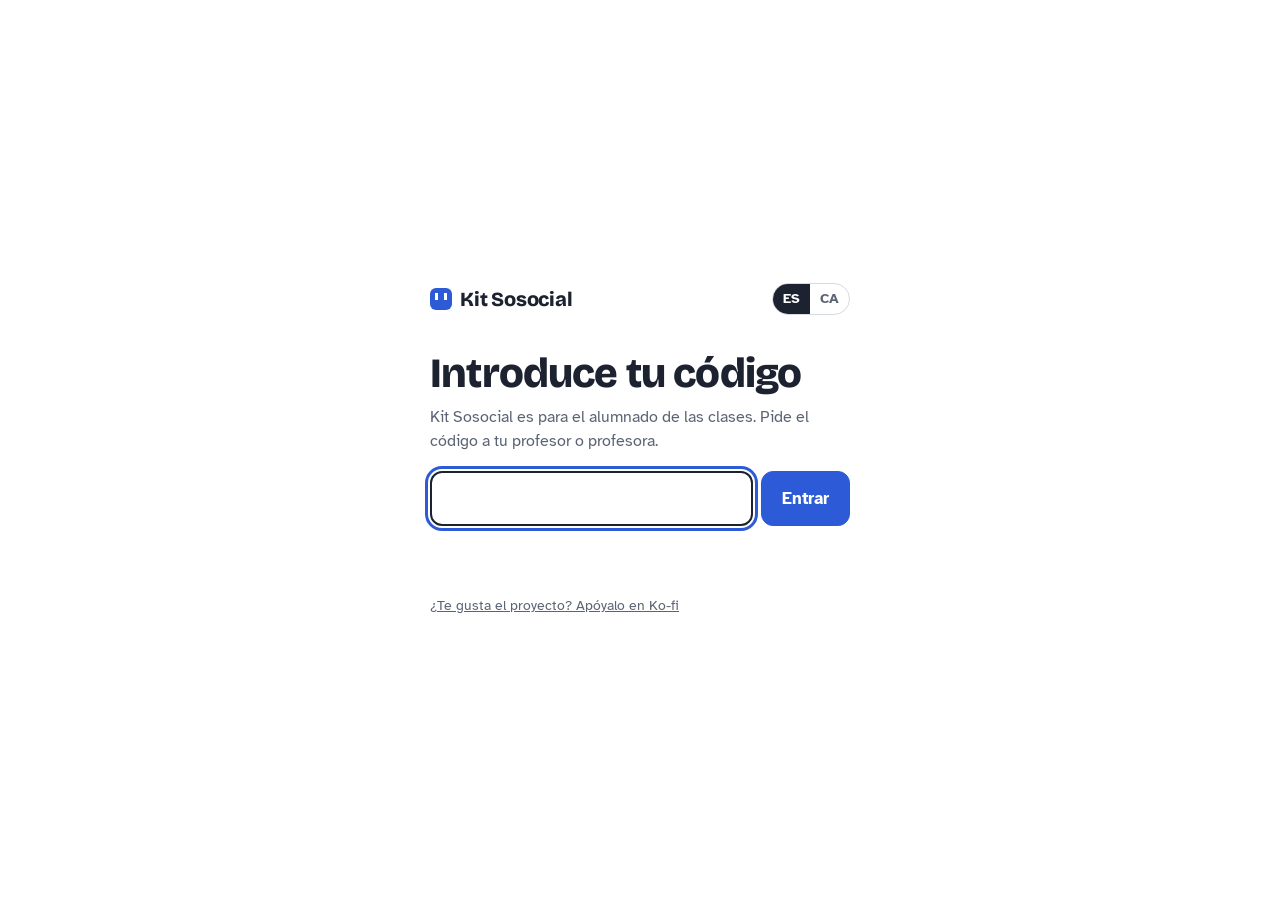
<file: index.html>
<!DOCTYPE html>
<html lang="es">
<head>
<meta charset="UTF-8">
<meta name="viewport" content="width=device-width, initial-scale=1, viewport-fit=cover">
<title>Kit Sosocial</title>
<meta name="description" content="Herramientas para las clases de música: piano, guitarra, bajo, metrónomo y diccionario de notas.">
<meta name="theme-color" content="#1C2230">
<link rel="manifest" href="manifest.webmanifest">
<link rel="icon" href="iconos/icono-192.png" type="image/png">
<link rel="apple-touch-icon" href="iconos/icono-180.png">
<meta name="apple-mobile-web-app-capable" content="yes">
<meta name="apple-mobile-web-app-title" content="Kit Sosocial">
<link rel="preconnect" href="https://fonts.googleapis.com">
<link rel="preconnect" href="https://fonts.gstatic.com" crossorigin>
<link href="https://fonts.googleapis.com/css2?family=Atkinson+Hyperlegible:wght@400;700&family=Bricolage+Grotesque:opsz,wght@12..96,600;12..96,800&display=swap" rel="stylesheet">
<link rel="stylesheet" href="css/estilos.css">
</head>
<body data-view="piano">

<div class="lock" id="lock" hidden>
  <div class="lockbox">
    <div class="lockhead">
      <span class="brand"><span class="logo" aria-hidden="true"></span>Kit Sosocial</span>
      <div class="lang" role="group" aria-label="Idioma">
        <button type="button" data-lang="es">ES</button><button type="button" data-lang="ca">CA</button>
      </div>
    </div>
    <h1 data-i18n="lock_title">Introduce tu código</h1>
    <p data-i18n="lock_desc">Kit Sosocial es para el alumnado de las clases. Pide el código a tu profesor o profesora.</p>
    <form id="lockForm" autocomplete="off">
      <input id="lockInput" type="text" inputmode="text" autocapitalize="characters" autocorrect="off" spellcheck="false" data-i18n-aria="lock_title" aria-describedby="lockMsg">
      <button type="submit" class="primary" data-i18n="lock_btn">Entrar</button>
    </form>
    <p class="lockmsg" id="lockMsg" role="alert"></p>
    <a class="locksupport" id="lockSupport" href="https://ko-fi.com/sosocial" target="_blank" rel="noopener" data-i18n="lock_support">¿Te gusta el proyecto? Apóyalo en Ko-fi</a>
  </div>
</div>

<header class="top">
  <div class="bar1 wrap">
    <a class="brand" href="#piano"><span class="logo" aria-hidden="true"></span>Kit Sosocial</a>
    <div class="mini" role="group" aria-label="Metrónomo">
      <button type="button" id="miniPlay" class="mini-play" data-i18n-aria="metro_play">▶</button>
      <button type="button" id="miniMinus" class="mini-step" data-i18n-aria="bpm_down">−</button>
      <span class="mini-bpm"><b id="miniBpm">80</b> BPM</span>
      <button type="button" id="miniPlus" class="mini-step" data-i18n-aria="bpm_up">+</button>
      <span id="miniDot" class="mini-dot" aria-hidden="true"></span>
    </div>
    <div class="lang" role="group" aria-label="Idioma / Idioma">
      <button type="button" data-lang="es">ES</button><button type="button" data-lang="ca">CA</button>
    </div>
  </div>
  <nav class="tabs" aria-label="Secciones">
    <div class="wrap">
      <a href="#diccionario" data-i18n="tab_diccionario">Diccionario</a>
      <a href="#piano" data-i18n="tab_piano">Piano</a>
      <a href="#guitarra" data-i18n="tab_guitarra">Guitarra</a>
      <a href="#bajo" data-i18n="tab_bajo">Bajo</a>
      <a href="#bateria" data-i18n="tab_bateria">Batería</a>
      <a href="#metronomo" data-i18n="tab_metronomo">Metrónomo</a>
    </div>
  </nav>
</header>

<div class="progbar" id="progBar">
  <div class="wrap">
    <div class="plabel" data-i18n="progresion">Progresión</div>
    <div class="slots" id="slots"></div>
    <div class="ptools">
      <select id="presets" aria-label="Ejemplos"></select>
      <label class="ck"><span data-i18n="note_names">Notas</span> <select id="noteNames"></select></label>
      <button type="button" id="share" data-i18n="share">Compartir</button>
      <span id="shareMsg" class="sharemsg" role="status"></span>
    </div>
  </div>
</div>

<main id="view" class="wrap view"></main>

<footer class="wrap foot">
  <div class="support" id="support" hidden>
    <p data-i18n="support_text">Kit Sosocial es gratuito. Si te resulta útil, puedes apoyar el proyecto.</p>
    <a class="kofi" id="supportLink" href="#" target="_blank" rel="noopener"><span aria-hidden="true">☕</span> <span data-i18n="support_btn">Apoyar en Ko-fi</span></a>
  </div>
  <p><span data-i18n="footer">Kit Sosocial</span> · <button type="button" class="linkbtn" id="logout" data-i18n="logout">Cambiar de código</button></p>
</footer>

<script src="js/nucleo/config.js"></script>
<script src="js/nucleo/sha256.js"></script>
<script src="js/nucleo/estado.js"></script>
<script src="js/nucleo/idioma.js"></script>
<script src="js/nucleo/acordes.js"></script>
<script src="js/nucleo/audio.js"></script>
<script src="js/metronomo.js"></script>
<script src="js/piano.js"></script>
<script src="js/guitarra.js"></script>
<script src="js/bajo.js"></script>
<script src="js/bateria.js"></script>
<script src="js/diccionario.js"></script>
<script src="js/app.js"></script>
</body>
</html>
</file>
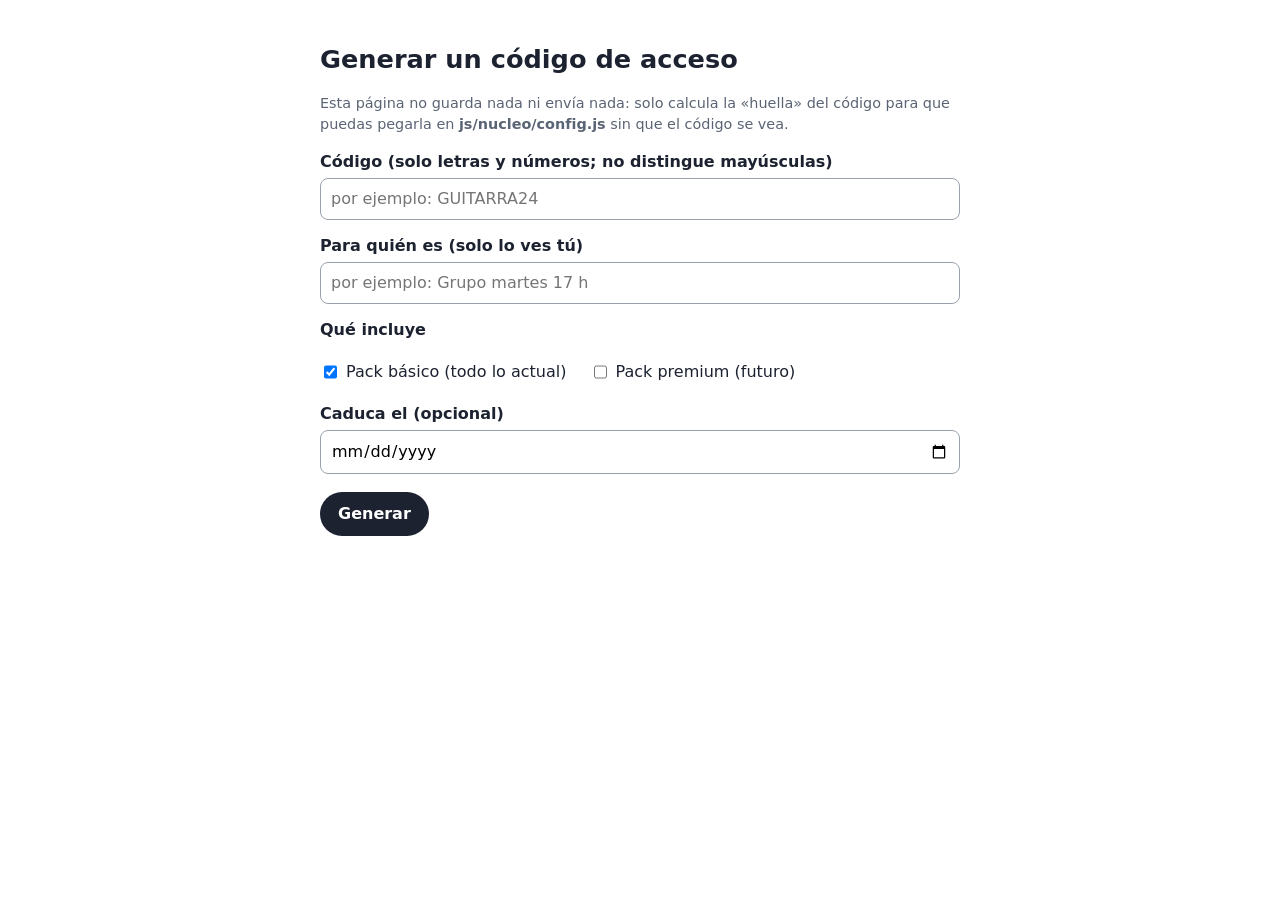
<file: herramientas/generar-codigo.html>
<!DOCTYPE html>
<html lang="es">
<head>
<meta charset="UTF-8">
<meta name="viewport" content="width=device-width, initial-scale=1">
<meta name="robots" content="noindex">
<title>Kit Sosocial · Generar código</title>
<style>
  body { font: 16px/1.5 system-ui, Arial, sans-serif; max-width: 640px; margin: 40px auto; padding: 0 18px; color: #1C2230; }
  h1 { font-size: 1.6rem; margin-bottom: .2rem; }
  label { display: block; margin: 14px 0 4px; font-weight: 700; }
  input[type=text], input[type=date] { font: inherit; padding: 8px 10px; border: 1.5px solid #9AA1AC; border-radius: 8px; width: 100%; box-sizing: border-box; }
  .packs label { display: inline-flex; gap: 6px; font-weight: 400; margin-right: 18px; }
  button { font: inherit; font-weight: 700; margin-top: 18px; padding: 10px 18px; border: 0; border-radius: 999px; background: #1C2230; color: #fff; cursor: pointer; }
  pre { background: #F3F5F8; padding: 14px; border-radius: 10px; white-space: pre-wrap; word-break: break-all; }
  .hint { color: #5B6474; font-size: .9rem; }
</style>
</head>
<body>
<h1>Generar un código de acceso</h1>
<p class="hint">Esta página no guarda nada ni envía nada: solo calcula la «huella» del código para que puedas pegarla en <b>js/nucleo/config.js</b> sin que el código se vea.</p>

<label for="code">Código (solo letras y números; no distingue mayúsculas)</label>
<input type="text" id="code" placeholder="por ejemplo: GUITARRA24">
<label for="name">Para quién es (solo lo ves tú)</label>
<input type="text" id="name" placeholder="por ejemplo: Grupo martes 17 h">
<label>Qué incluye</label>
<div class="packs">
  <label><input type="checkbox" value="basico" checked> Pack básico (todo lo actual)</label>
  <label><input type="checkbox" value="premium"> Pack premium (futuro)</label>
</div>
<label for="until">Caduca el (opcional)</label>
<input type="date" id="until">
<button type="button" id="go">Generar</button>

<div id="out" hidden>
  <p><b>1.</b> Copia esta línea y pégala dentro de <code>codigos: [ … ]</code> en <b>js/nucleo/config.js</b>:</p>
  <pre id="line"></pre>
  <button type="button" id="copy">Copiar</button>
  <p><b>2.</b> Sube el número de versión en <b>sw.js</b> y guarda los cambios en GitHub.</p>
  <p><b>3.</b> Da a tus alumnos el código: <b id="plain"></b></p>
</div>

<script src="../js/nucleo/sha256.js"></script>
<script>
  const $ = id => document.getElementById(id);
  $('go').onclick = () => {
    const code = KS.normCode($('code').value);
    if (code.length < 4) { alert('El código debe tener al menos 4 letras o números.'); return; }
    const packs = [...document.querySelectorAll('.packs input:checked')].map(i => "'" + i.value + "'");
    const name = ($('name').value || 'Sin nombre').replace(/'/g, '’');
    $('line').textContent = `{ nombre: '${name}', huella: '${KS.codeHash(code)}', packs: [${packs.join(', ')}], hasta: '${$('until').value || ''}' },`;
    $('plain').textContent = code;
    $('out').hidden = false;
  };
  $('copy').onclick = () => navigator.clipboard.writeText($('line').textContent).then(() => { $('copy').textContent = 'Copiado'; });
</script>
</body>
</html>
</file>
<file: css/estilos.css>
/* Kit Sosocial — estilos */
:root {
  --bg: #FFFFFF; --ink: #1C2230; --muted: #5B6474; --line: #D6DAE1; --soft: #F3F5F8; --card: #FFFFFF;
  --piano: #2D5BD7; --piano-soft: #E7EDFC; --bateria: #D9480F; --bateria-soft: #FDEBE2;
  --guitarra: #7A3FD1; --bajo: #0F7B78; --metronomo: #B0205E; --diccionario: #1C2230;
  --amber: #E09B00; --amber-ink: #8A5A00; --amber-soft: #FFF3D6;
  --teal: #0F7B78; --err: #B42318;
  --wk: #FFFFFF; --wk-line: #9AA1AC; --bk: #1C2230;
  --acc: var(--piano); --acc-soft: var(--piano-soft);
  box-sizing: border-box;
  padding-top: env(safe-area-inset-top, 0px);
  padding-bottom: env(safe-area-inset-bottom, 0px);
}
@media (prefers-color-scheme: dark) {
  :root:not([data-theme="light"]) {
    --bg: #12151C; --ink: #EEF1F6; --muted: #A3ABB9; --line: #2E3440; --soft: #1B2029; --card: #171B23;
    --piano: #7E9BFF; --piano-soft: #1E2A4A; --bateria: #FF8A5B; --bateria-soft: #3A2117; --guitarra: #B48CFF; --bajo: #3CC2BD; --metronomo: #FF6FA8; --diccionario: #EEF1F6;
    --amber: #F2B53A; --amber-ink: #F7CD74; --amber-soft: #3A2E12; --teal: #3CC2BD; --err: #FF8A80;
    --wk: #E9ECF1; --wk-line: #5E6675; --bk: #0B0D12;
  }
}
:root[data-theme="dark"] {
  --bg: #12151C; --ink: #EEF1F6; --muted: #A3ABB9; --line: #2E3440; --soft: #1B2029; --card: #171B23;
  --piano: #7E9BFF; --piano-soft: #1E2A4A; --bateria: #FF8A5B; --bateria-soft: #3A2117; --guitarra: #B48CFF; --bajo: #3CC2BD; --metronomo: #FF6FA8; --diccionario: #EEF1F6;
  --amber: #F2B53A; --amber-ink: #F7CD74; --amber-soft: #3A2E12; --teal: #3CC2BD; --err: #FF8A80;
  --wk: #E9ECF1; --wk-line: #5E6675; --bk: #0B0D12;
}
body[data-view="piano"] { --acc: var(--piano); }
body[data-view="guitarra"] { --acc: var(--guitarra); }
body[data-view="bajo"] { --acc: var(--bajo); }
body[data-view="metronomo"] { --acc: var(--metronomo); }
body[data-view="bateria"] { --acc: var(--bateria); --acc-soft: var(--bateria-soft); }
body[data-view="diccionario"] { --acc: var(--diccionario); }

html { scroll-padding-top: calc(env(safe-area-inset-top, 0px) + 110px); }
* { box-sizing: border-box; }
body { margin: 0; background: var(--bg); color: var(--ink); font: 16px/1.5 "Atkinson Hyperlegible", Verdana, Arial, sans-serif; }
h1, h2 { font-family: "Bricolage Grotesque", "Arial Black", Arial, sans-serif; line-height: 1.1; margin: 0; }
h1 { font-size: clamp(1.8rem, 5vw, 2.6rem); font-weight: 800; letter-spacing: -.02em; color: var(--acc); }
h2 { font-size: 1.4rem; font-weight: 800; margin-bottom: .3rem; }
p { margin: .3rem 0 .8rem; max-width: 70ch; }
.wrap { max-width: 1060px; margin: 0 auto; padding: 0 16px; }
.sub { color: var(--muted); font-size: .95rem; }
.warn { color: var(--err); font-weight: 700; }
[hidden] { display: none !important; }

button { font: inherit; color: var(--ink); background: var(--card); border: 1.5px solid var(--line); border-radius: 999px; padding: 6px 14px; cursor: pointer; }
button:hover { border-color: var(--muted); }
button.on { background: var(--ink); color: var(--bg); border-color: var(--ink); }
button.primary { background: var(--acc); border-color: var(--acc); color: #fff; font-weight: 700; }
button.primary.on { background: var(--ink); border-color: var(--ink); color: var(--bg); }
:root[data-theme="dark"] button.primary { color: #0B0D12; }
@media (prefers-color-scheme: dark) { :root:not([data-theme="light"]) button.primary { color: #0B0D12; } }
button:focus-visible, input:focus-visible, select:focus-visible, a:focus-visible { outline: 3px solid var(--acc); outline-offset: 2px; }
select, input[type=number] { font: inherit; color: var(--ink); background: var(--card); border: 1.5px solid var(--line); border-radius: 8px; padding: 5px 8px; }
input[type=number] { width: 4.5em; }
input[type=range] { accent-color: var(--acc); }
input[type=checkbox] { accent-color: var(--acc); width: 18px; height: 18px; }
label.ck { display: inline-flex; align-items: center; gap: 6px; cursor: pointer; }

/* ---------- Cabecera ---------- */
.top { position: sticky; top: 0; z-index: 10; background: var(--bg); border-bottom: 1px solid var(--line); padding-top: env(safe-area-inset-top, 0px); }
.bar1 { display: flex; align-items: center; gap: 12px; padding-top: 10px; padding-bottom: 8px; }
.brand { display: flex; align-items: center; gap: 8px; color: var(--ink); text-decoration: none; font: 800 1.25rem/1 "Bricolage Grotesque", Arial, sans-serif; letter-spacing: -.01em; margin-right: auto; white-space: nowrap; }
.logo { width: 22px; height: 22px; border-radius: 6px; background: var(--acc); position: relative; }
.logo::after { content: ""; position: absolute; left: 5px; right: 5px; top: 5px; height: 7px; border-left: 3px solid var(--bg); border-right: 3px solid var(--bg); }
.mini { display: flex; align-items: center; gap: 4px; border: 1.5px solid var(--line); border-radius: 999px; padding: 3px 8px 3px 3px; }
.mini button { border: 0; padding: 0; width: 30px; height: 30px; border-radius: 50%; display: inline-flex; align-items: center; justify-content: center; }
.mini .mini-play { background: var(--metronomo); color: #fff; font-size: .8rem; }
.mini .mini-play.on { background: var(--ink); color: var(--bg); }
.mini .mini-step { background: transparent; font-size: 1.2rem; color: var(--muted); }
.mini-bpm { font-size: .85rem; color: var(--muted); white-space: nowrap; min-width: 4.3em; text-align: center; }
.mini-bpm b { color: var(--ink); font-size: 1rem; }
.mini-dot { width: 10px; height: 10px; border-radius: 50%; background: var(--line); transition: background .05s; }
.mini-dot.beat { background: var(--metronomo); }
.mini-dot.accent { background: var(--amber); }
.mini-dot.count { background: var(--muted); }
.lang { display: flex; border: 1.5px solid var(--line); border-radius: 999px; overflow: hidden; }
.lang button { border: 0; border-radius: 0; padding: 5px 10px; font-size: .85rem; font-weight: 700; background: transparent; color: var(--muted); }
.lang button[aria-pressed="true"] { background: var(--ink); color: var(--bg); }
.tabs .wrap { display: flex; gap: 4px; overflow-x: auto; scrollbar-width: none; }
.tabs .wrap::-webkit-scrollbar { display: none; }
.tabs a { color: var(--muted); text-decoration: none; font-weight: 700; padding: 8px 12px 10px; border-bottom: 3px solid transparent; white-space: nowrap; }
.tabs a:hover { color: var(--ink); }
.tabs a[aria-current="page"] { color: var(--ink); border-bottom-color: var(--acc); }

/* ---------- Barra de progresión ---------- */
.progbar { background: var(--soft); border-bottom: 1px solid var(--line); padding: 12px 0 10px; }
.plabel { font-size: .85rem; color: var(--muted); font-weight: 700; margin-bottom: 6px; }
.slots { display: flex; flex-wrap: wrap; gap: 8px; align-items: flex-start; }
.slot { display: flex; flex-direction: column; gap: 3px; width: 128px; }
.slot .box { display: flex; align-items: center; border: 2px solid var(--ink); border-radius: 10px; background: var(--card); overflow: hidden; }
.slot input { width: 100%; min-width: 0; border: 0; background: transparent; color: var(--ink); font: 800 1.3rem/1 "Bricolage Grotesque", Arial, sans-serif; padding: 9px 4px 9px 10px; }
.slot input:focus-visible { outline: none; }
.slot .box:focus-within { outline: 3px solid var(--acc); outline-offset: 1px; }
.slot .x { border: 0; border-radius: 0; padding: 4px 9px; color: var(--muted); background: transparent; font-size: 1.1rem; }
.slot .nm { font-size: .78rem; color: var(--muted); line-height: 1.25; min-height: 1.25em; }
.slot.bad .box { border-color: var(--err); }
.slot.bad .nm { color: var(--err); }
.add { height: 46px; border-radius: 10px; border-style: dashed; }
.ptools { display: flex; flex-wrap: wrap; gap: 8px 14px; align-items: center; margin-top: 8px; font-size: .9rem; }
.sharemsg { color: var(--muted); font-size: .85rem; }

/* ---------- Vistas ---------- */
.view { padding-top: 22px; padding-bottom: 20px; min-height: 60vh; }
.view section { padding: 22px 0; border-top: 1px solid var(--line); }
.vhead { margin-bottom: 14px; }
.vhead p { color: var(--muted); }
.row { display: flex; flex-wrap: wrap; gap: 10px 18px; align-items: center; margin: 12px 0; font-size: .95rem; }
.legend { display: flex; flex-wrap: wrap; gap: 16px; font-size: .9rem; color: var(--muted); margin: 6px 0 18px; }
.sw { display: inline-block; width: 14px; height: 14px; border-radius: 4px; vertical-align: -2px; margin-right: 6px; }
.badge { display: inline-block; font-size: .8rem; font-weight: 700; background: var(--acc-soft); color: var(--acc); border-radius: 999px; padding: 2px 10px; margin-left: 8px; }
body[data-view="piano"] .badge { background: var(--piano-soft); }
.soon { border: 2px dashed var(--line); border-radius: 14px; padding: 22px; }
.soon .badge { margin: 0 0 8px; background: var(--soft); color: var(--acc); }
.soon p { font-size: 1.05rem; }

.levels { display: grid; grid-template-columns: repeat(auto-fit, minmax(190px, 1fr)); gap: 10px; }
.levels .lvl { border-radius: 12px; text-align: left; padding: 10px 14px; display: flex; flex-direction: column; gap: 1px; }
.levels .lvl b { font-size: .8rem; color: var(--muted); }
.levels .lvl span { font-weight: 700; }
.levels .lvl small { color: var(--muted); font-size: .8rem; }
.levels .lvl.on { background: var(--card); color: var(--ink); border: 2.5px solid var(--acc); }
.levels .lvl.on b { color: var(--acc); }

.chain { display: flex; flex-wrap: wrap; align-items: center; gap: 6px; margin-top: 10px; }
.chain .ch { font: 800 1.2rem/1 "Bricolage Grotesque", Arial, sans-serif; padding: 8px 12px; border: 2px solid var(--ink); border-radius: 10px; }
.chain .link { display: flex; flex-direction: column; align-items: center; gap: 3px; font-size: .85rem; min-width: 64px; text-align: center; }
.chain .cm { display: flex; gap: 3px; flex-wrap: wrap; justify-content: center; }
.chain .link b { color: var(--amber-ink); background: var(--amber-soft); border-radius: 6px; padding: 1px 7px; }
.chain .link i { font-style: normal; color: var(--muted); }
.chain .arrow { color: var(--muted); font-size: 1.1rem; line-height: 1; }

.path { border: 1.5px solid var(--line); border-radius: 14px; padding: 14px; margin: 14px 0; background: var(--card); }
.path.best { border-color: var(--acc); border-width: 2.5px; }
.phead { display: flex; flex-wrap: wrap; gap: 10px; align-items: center; justify-content: space-between; margin-bottom: 10px; }
.ptitle { font-weight: 700; font-size: 1.05rem; }
.pmeta { display: flex; gap: 12px; align-items: center; flex-wrap: wrap; }
.meter { display: flex; align-items: center; gap: 8px; font-size: .9rem; color: var(--muted); }
.meter .bar { width: 90px; height: 8px; border-radius: 4px; background: var(--soft); overflow: hidden; }
.meter .bar span { display: block; height: 100%; background: var(--acc); }
.steps { display: grid; grid-template-columns: repeat(auto-fit, minmax(150px, 1fr)); gap: 12px; }
.step { border-radius: 10px; padding: 8px; border: 1.5px solid transparent; transition: background .15s, border-color .15s; }
.step.playing { background: var(--acc-soft); border-color: var(--acc); }
body[data-view="piano"] .step.playing { background: var(--piano-soft); }
.step .sh { display: flex; justify-content: space-between; align-items: baseline; gap: 6px; margin-bottom: 4px; }
.step .sh b { font: 800 1.2rem/1 "Bricolage Grotesque", Arial, sans-serif; }
.step .sh span { font-size: .78rem; color: var(--muted); text-align: right; line-height: 1.3; }
.kbbtn { display: block; width: 100%; padding: 0; border: 0; border-radius: 6px; background: transparent; }
.kbbtn:hover { outline: 2px solid var(--line); }
.kb { display: block; width: 100%; height: auto; }
.notes { font-size: .9rem; margin-top: 4px; }
.notes .c { color: var(--amber-ink); font-weight: 700; }
.mv { font-size: .85rem; margin-top: 6px; line-height: 1.45; color: var(--muted); }
.mv .held { color: var(--amber-ink); font-weight: 700; }
.mv .dist { opacity: .75; }
.invbtns { display: flex; gap: 4px; flex-wrap: wrap; margin-top: 6px; }
.invbtns button { padding: 2px 9px; font-size: .8rem; }
.inv-grid { display: grid; grid-template-columns: 110px repeat(auto-fit, minmax(140px, 1fr)); gap: 10px; align-items: center; margin: 12px 0; }
.inv-grid .cn b { display: block; font: 800 1.3rem/1 "Bricolage Grotesque", Arial, sans-serif; }
.inv-grid .cn span { font-size: .8rem; color: var(--muted); }
.inv-grid .lbl { font-size: .8rem; color: var(--muted); margin-bottom: 2px; }

.k-w { fill: var(--wk); stroke: var(--wk-line); stroke-width: .7; }
.k-b { fill: var(--bk); }
.k-on { fill: var(--piano); }
.k-c { fill: var(--amber); }
.k-bass { fill: var(--teal); }
.k-w.k-on, .k-w.k-c, .k-w.k-bass { stroke: var(--wk-line); }
.k-lbl { fill: var(--wk-line); font-size: 7px; font-family: Arial, sans-serif; }

/* ---------- Metrónomo ---------- */
.metro { max-width: 640px; }
.mdisplay { border: 2px solid var(--line); border-radius: 18px; padding: 18px; text-align: center; transition: border-color .06s, background .06s; }
.mdisplay.accent { border-color: var(--metronomo); background: var(--soft); }
.mdisplay.count { border-color: var(--muted); }
.mbeat { font: 800 clamp(5rem, 22vw, 9rem)/1 "Bricolage Grotesque", Arial, sans-serif; color: var(--metronomo); }
.mdisplay.count .mbeat { color: var(--muted); }
.mdots { display: flex; justify-content: center; flex-wrap: wrap; gap: 10px; margin: 12px 0 4px; }
.dot { width: 18px; height: 18px; border-radius: 50%; border: 2px solid var(--line); }
.dot.first { border-color: var(--metronomo); }
.dot.now { background: var(--metronomo); border-color: var(--metronomo); }
.mstatus { min-height: 1.5em; color: var(--muted); font-size: .95rem; }
.mbpm { display: flex; align-items: center; justify-content: center; gap: 8px; margin: 18px 0 8px; }
.mbpm button { width: 52px; height: 44px; padding: 0; }
.mval { display: flex; flex-direction: column; align-items: center; min-width: 120px; }
.mval b { font: 800 3rem/1 "Bricolage Grotesque", Arial, sans-serif; }
.mval span { font-size: .8rem; color: var(--muted); }
.mval em { font-style: normal; color: var(--metronomo); font-weight: 700; }
#mRange { width: 100%; margin: 6px 0 16px; }
.mmain { display: flex; gap: 10px; flex-wrap: wrap; }
.mmain .big { flex: 1 1 200px; padding: 14px; font-size: 1.1rem; border-radius: 14px; }
.mopts { display: grid; grid-template-columns: repeat(auto-fit, minmax(240px, 1fr)); gap: 14px 18px; margin: 20px 0 8px; align-items: end; }
.field { display: flex; flex-direction: column; gap: 6px; font-size: .9rem; color: var(--muted); }
.seg { display: flex; flex-wrap: wrap; gap: 4px; }
.seg button { padding: 4px 11px; font-size: .88rem; }
.trainer { border: 1.5px solid var(--line); border-radius: 14px; padding: 12px 16px; margin-top: 16px; }
.trainer legend { padding: 0 6px; font-weight: 700; }
.trrow { display: flex; flex-wrap: wrap; gap: 10px 18px; align-items: center; font-size: .95rem; }

/* ---------- Bajo ---------- */
body[data-view="bajo"] { --acc-soft: var(--bajo-soft); }
:root { --bajo-soft: #E0F2F1; }
@media (prefers-color-scheme: dark) { :root:not([data-theme="light"]) { --bajo-soft: #123634; } }
:root[data-theme="dark"] { --bajo-soft: #123634; }
.pos { display: inline-block; font: 700 .78em/1.4 Consolas, "Courier New", monospace; letter-spacing: .02em; background: var(--soft); border: 1px solid var(--line); color: var(--ink); border-radius: 5px; padding: 0 5px; }
.poslegend { font-size: .95rem; }
.bsteps { grid-template-columns: repeat(auto-fit, minmax(250px, 1fr)); }
.fb { display: block; width: 100%; height: auto; }
.fb-str { stroke: var(--wk-line); }
.fb-fret { stroke: var(--line); stroke-width: 1.2; }
.fb-nut { fill: var(--ink); }
.fb-lbl, .fb-num { fill: var(--muted); font: 7px Arial, sans-serif; }
.fb-alt { fill: var(--bg); stroke: var(--bajo); stroke-width: 1.4; stroke-dasharray: 2 1.5; cursor: pointer; }
.fb-root circle { fill: var(--bajo); }
.fb-root text { fill: #fff; }
.fb-tone circle { fill: var(--bajo-soft); stroke: var(--bajo); stroke-width: 1.4; }
.fb-tone text { fill: var(--ink); }
.fb-app circle { fill: var(--bg); stroke: var(--muted); stroke-width: 1.4; stroke-dasharray: 2 1.5; }
.fb-app text { fill: var(--muted); }
.fb text { font: 700 7.5px Arial, sans-serif; pointer-events: none; }
:root[data-theme="dark"] .fb-root text { fill: #0B0D12; }
@media (prefers-color-scheme: dark) { :root:not([data-theme="light"]) .fb-root text { fill: #0B0D12; } }
.chips { display: flex; flex-wrap: wrap; gap: 4px; margin-top: 6px; }
.chip { font-size: .8rem; border-radius: 999px; padding: 2px 8px; background: var(--soft); border: 1px solid var(--line); display: inline-flex; gap: 5px; align-items: center; }
button.chip { cursor: pointer; }
.chip b { color: var(--bajo); }
.chip.t1 { border-color: var(--bajo); }
.chip.ta { border-style: dashed; }
.chip .pos { font-size: .72rem; }
.sw-tone { background: var(--bajo-soft); border: 1.5px solid var(--bajo); }
.sw-app { background: transparent; border: 1.5px dashed var(--muted); }
.sw-alt { background: transparent; border: 1.5px dashed var(--bajo); border-radius: 50%; }
.tabh { font: 800 1.1rem/1.2 "Bricolage Grotesque", Arial, sans-serif; margin: 18px 0 2px; }
.tab { display: flex; flex-wrap: wrap; gap: 14px 0; font: 14px/1.35 Consolas, "Courier New", monospace; background: var(--soft); border-radius: 10px; padding: 12px 14px; overflow-x: auto; }
.tb { display: flex; flex-direction: column; }
.tbh { font-family: "Bricolage Grotesque", Arial, sans-serif; font-weight: 800; padding-left: 2.2ch; min-height: 1.4em; }
.tr { white-space: pre; }
.sn { display: inline-block; width: 1.4ch; color: var(--muted); }

.tc { border-radius: 3px; }
.tc.now { background: var(--bajo); color: #fff; }
.where { display: grid; grid-template-columns: repeat(auto-fit, minmax(250px, 1fr)); gap: 14px; }
.wcell .sh { display: flex; justify-content: space-between; align-items: baseline; margin-bottom: 4px; }
.wcell .sh b { font: 800 1.2rem/1 "Bricolage Grotesque", Arial, sans-serif; }
.wcell .sh span { color: var(--muted); font-size: .9rem; }

/* ---------- Guitarra ---------- */
:root { --guitarra-soft: #F0E8FC; }
@media (prefers-color-scheme: dark) { :root:not([data-theme="light"]) { --guitarra-soft: #2A1F45; } }
:root[data-theme="dark"] { --guitarra-soft: #2A1F45; }
body[data-view="guitarra"] { --acc-soft: var(--guitarra-soft); }
.diaghelp { background: var(--soft); border-radius: 10px; padding: 10px 14px; }
.gsteps { grid-template-columns: repeat(auto-fit, minmax(160px, 1fr)); }
.gbtn { max-width: 150px; }
.gd { display: block; width: 100%; height: auto; }
.g-str { stroke: var(--wk-line); }
.g-fret { stroke: var(--line); stroke-width: 1.2; }
.g-nut { fill: var(--ink); }
.g-base, .g-sn { fill: var(--muted); font: 700 8px Arial, sans-serif; }
.g-x { fill: var(--muted); font: 700 11px Arial, sans-serif; }
.g-open { fill: var(--bg); stroke: var(--ink); stroke-width: 1.3; }
.g-open.c { fill: var(--amber); stroke: var(--amber); }
.g-dot { fill: var(--guitarra); }
.g-dot.c { fill: var(--amber); }
.g-barre { fill: var(--guitarra); opacity: .35; }
.g-fg { fill: #fff; font: 700 8.5px Arial, sans-serif; pointer-events: none; }
:root[data-theme="dark"] .g-fg { fill: #0B0D12; }
@media (prefers-color-scheme: dark) { :root:not([data-theme="light"]) .g-fg { fill: #0B0D12; } }
.gsel { width: 100%; max-width: 190px; margin-top: 6px; font-size: .85rem; }
.gall { display: grid; grid-template-columns: 110px 1fr; gap: 12px; margin: 14px 0; align-items: start; }
.gall .cn b { display: block; font: 800 1.3rem/1 "Bricolage Grotesque", Arial, sans-serif; }
.gall .cn span { font-size: .8rem; color: var(--muted); }
.gallgrid { display: grid; grid-template-columns: repeat(auto-fill, minmax(96px, 1fr)); gap: 10px; }
.gcell { display: flex; flex-direction: column; align-items: center; gap: 2px; font-size: .72rem; color: var(--muted); line-height: 1.2; text-align: center; }
@media (max-width: 600px) { .gall { grid-template-columns: 1fr; } .gsteps { grid-template-columns: repeat(2, minmax(0, 1fr)); } }

/* ---------- Diccionario ---------- */
.dnav { position: sticky; top: calc(env(safe-area-inset-top, 0px) + 92px); z-index: 5; background: var(--bg); display: flex; gap: 6px; overflow-x: auto; padding: 8px 0; border-bottom: 1px solid var(--line); scrollbar-width: none; }
.dnav::-webkit-scrollbar { display: none; }
.dnav button { white-space: nowrap; padding: 5px 12px; font-size: .9rem; }
.dnav .dprint { margin-left: auto; }
.dsec { scroll-margin-top: 150px; }
.dsec h3 { font: 800 1.1rem/1.2 "Bricolage Grotesque", Arial, sans-serif; margin: 20px 0 6px; }
.dhero { display: flex; flex-wrap: wrap; gap: 8px; margin: 6px 0 14px; }
.dhero button { flex: 1 1 80px; border: 2px solid var(--ink); border-radius: 12px; padding: 10px; display: flex; flex-direction: column; align-items: center; }
.dhero b { font: 800 2.2rem/1 "Bricolage Grotesque", Arial, sans-serif; }
.dhero span { color: var(--muted); font-size: 1.05rem; }
.dtip { border-left: 5px solid var(--acc); background: var(--soft); padding: 10px 14px; margin: 12px 0; max-width: 75ch; border-radius: 0; }
.dscroll { overflow-x: auto; }
.dt { border-collapse: collapse; width: 100%; margin: 6px 0 10px; font-size: .95rem; }
.dt th, .dt td { border-bottom: 1px solid var(--line); padding: 7px 10px; text-align: left; vertical-align: top; }
.dt th { font-size: .82rem; color: var(--muted); font-weight: 700; }
.dt td.en { font-weight: 700; white-space: nowrap; }
.dt td button { border: 0; padding: 2px 6px; font-weight: 700; background: transparent; }
.dt td button:hover { background: var(--soft); }
.dt tr.sel td { background: var(--soft); }
.dt.chrom td { text-align: center; white-space: nowrap; }
.dt.grid td, .dt.grid th { text-align: center; border: 1px solid var(--line); min-width: 34px; }
.dt.grid td:first-child { text-align: left; white-space: nowrap; }
.dt.grid td.x { color: var(--metronomo); font-weight: 700; }
.dt.grid .now { background: var(--soft); outline: 2px solid var(--metronomo); outline-offset: -2px; }
.droots { display: flex; flex-wrap: wrap; gap: 5px; margin: 8px 0 12px; }
.droots button { padding: 4px 10px; font-weight: 700; font-size: .9rem; }
.dchordsel { display: flex; flex-wrap: wrap; gap: 16px; align-items: center; margin: 4px 0 8px; }
.dcs-name b { display: block; font: 800 2rem/1 "Bricolage Grotesque", Arial, sans-serif; }
.dcs-name span { color: var(--muted); }
.dchordsel .dkb { width: 100%; max-width: 420px; }
.dkb { display: block; height: auto; }
.dkb.big { width: 100%; min-width: 620px; max-width: 760px; }
.dkb g { cursor: pointer; }
.dkb .k-on { fill: var(--piano); }
.dk-en { fill: #1C2230; font: 700 14px Arial, sans-serif; pointer-events: none; }
.dk-la { fill: var(--piano); font: 700 11px Arial, sans-serif; pointer-events: none; }
:root[data-theme="dark"] .dk-la { fill: #2D5BD7; }
@media (prefers-color-scheme: dark) { :root:not([data-theme="light"]) .dk-la { fill: #2D5BD7; } }
.dk-c { fill: #5B6474; font: 9px Arial, sans-serif; pointer-events: none; }
.dk-b { fill: #fff; font: 9px Arial, sans-serif; pointer-events: none; }
.dfb { display: block; width: 100%; min-width: 760px; height: auto; }
.dfb g { cursor: pointer; }
.d-nut { fill: var(--ink); }
.d-fret { stroke: var(--line); stroke-width: 2; }
.d-str { stroke: var(--wk-line); }
.d-sl { fill: var(--muted); font: 12px Arial, sans-serif; }
.d-nat rect { fill: var(--bg); stroke: var(--c); stroke-width: 2; }
.d-nat:hover rect { fill: var(--soft); }
.d-nat .en { fill: var(--ink); font: 700 13px Arial, sans-serif; }
.d-nat .la { fill: var(--c); font: 700 10px Arial, sans-serif; }
.d-acc rect { fill: var(--soft); }
.d-acc text { fill: var(--muted); font: 10px Arial, sans-serif; }
.d-fn { fill: var(--muted); font: 11px Arial, sans-serif; }
.d-mk { fill: var(--muted); font: 9px Arial, sans-serif; }
.dtab { font: 14px/1.35 Consolas, "Courier New", monospace; background: var(--soft); padding: 12px 14px; border-radius: 10px; overflow-x: auto; }
.dkit { display: grid; grid-template-columns: minmax(0, 360px) minmax(0, 1fr); gap: 20px; align-items: start; }
.kit { width: 100%; height: auto; }
.kitp { cursor: pointer; }
.kitp circle, .kitp rect { stroke: var(--ink); stroke-width: 1.5; }
.kitp.cym circle { fill: #F6E7A8; }
.kitp.drm circle, .kitp.drm rect { fill: var(--wk); }
.kitp.bd rect { stroke: var(--metronomo); stroke-width: 2.5; }
.kitp:hover circle, .kitp:hover rect { stroke: var(--metronomo); stroke-width: 3; }
.kit .kt { font: 700 12px Arial, sans-serif; fill: #1C2230; pointer-events: none; }
.kit .ks { font: 10px Arial, sans-serif; fill: #1C2230; pointer-events: none; }
.kit > text.ks { fill: var(--muted); }
.dsearch { display: flex; align-items: center; gap: 10px; margin: 6px 0 4px; font-weight: 700; }
.dsearch input { font: inherit; flex: 1; max-width: 360px; padding: 8px 12px; border: 1.5px solid var(--line); border-radius: 10px; background: var(--card); color: var(--ink); }
@media (max-width: 600px) { .dkit { grid-template-columns: 1fr; } .dnav { top: calc(env(safe-area-inset-top, 0px) + 88px); } }
@media print {
  .dnav, #dRock { display: none !important; }
  .dsec { break-before: page; }
  .dsec:first-of-type { break-before: auto; }
  .dfb, .dkb.big { min-width: 0 !important; }
  .dscroll { overflow: visible; }
}

.support { display: flex; flex-wrap: wrap; align-items: center; gap: 10px 16px; padding: 14px 16px; margin-bottom: 14px; border: 1.5px solid var(--line); border-radius: 14px; background: var(--soft); }
.support p { margin: 0; color: var(--ink); font-size: .95rem; }
.kofi { display: inline-flex; align-items: center; gap: 6px; background: var(--ink); color: var(--bg); text-decoration: none; font-weight: 700; border-radius: 999px; padding: 8px 16px; }
.kofi:hover { opacity: .9; }
.foot p { margin: 0; }
@media print { .support { display: none !important; } }
/* ---------- Pantalla de código ---------- */
body.locked > .top, body.locked > .progbar, body.locked > main, body.locked > footer { display: none !important; }
.lock { min-height: 100vh; min-height: 100dvh; display: flex; align-items: center; justify-content: center; padding: 24px 18px; }
.lockbox { width: 100%; max-width: 420px; }
.lockhead { display: flex; align-items: center; justify-content: space-between; margin-bottom: 36px; }
.lockhead .brand { margin: 0; }
.lock h1 { color: var(--ink); margin-bottom: 8px; }
.lock p { color: var(--muted); }
#lockForm { display: flex; gap: 8px; margin-top: 18px; }
#lockInput { flex: 1; min-width: 0; font: 800 1.4rem/1 "Bricolage Grotesque", Arial, sans-serif; letter-spacing: .08em; text-transform: uppercase; padding: 12px 14px; border: 2px solid var(--ink); border-radius: 12px; background: var(--card); color: var(--ink); }
#lockForm button { border-radius: 12px; padding: 0 20px; font-size: 1.05rem; }
.lockmsg { min-height: 1.5em; color: var(--err) !important; font-weight: 700; }
.locksupport { display: inline-block; margin-top: 28px; color: var(--muted); font-size: .9rem; }
.linkbtn { border: 0; padding: 0; background: none; color: var(--muted); text-decoration: underline; font-size: inherit; border-radius: 0; }
/* ---------- Batería ---------- */
.exlist { display: flex; flex-wrap: wrap; gap: 6px; margin: 14px 0 4px; }
.exb { font-size: .92rem; }
.exb.on { background: var(--bateria); border-color: var(--bateria); color: #fff; }
.excard { border: 2px solid var(--bateria); border-radius: 16px; padding: 16px 18px !important; margin-top: 14px; }
.exhead { display: flex; flex-wrap: wrap; gap: 12px; justify-content: space-between; align-items: center; }
.exhead h2 { color: var(--bateria); margin: 0; }
.exhead .big { padding: 12px 22px; font-size: 1.05rem; border-radius: 12px; background: var(--bateria); border-color: var(--bateria); }
.exhead .big.on { background: var(--ink); border-color: var(--ink); }
.pgrid { display: grid; grid-template-columns: repeat(auto-fill, minmax(44px, 1fr)); gap: 3px; margin: 12px 0 8px; min-width: 300px; }
.pn { display: flex; flex-direction: column; align-items: center; border-radius: 8px; padding: 4px 0 6px; background: var(--soft); cursor: pointer; transition: background .06s; }
.pn.bs { box-shadow: inset 3px 0 0 var(--line); }
.pn .pc { font-size: .72rem; color: var(--muted); min-height: 1.2em; }
.pn .pa { font: 800 .95rem/1 Arial, sans-serif; color: var(--bateria); min-height: 1em; }
.pn .ph { font: 800 1.5rem/1.1 "Bricolage Grotesque", Arial, sans-serif; color: var(--muted); }
.pn .ph.R { color: var(--ink); }
.pn .ph.L { color: var(--bateria); }
.pn .ph small { font-size: .55em; opacity: .7; margin-right: 1px; vertical-align: 4px; }
.pn.acc .ph { text-decoration: underline; text-decoration-thickness: 3px; text-underline-offset: 3px; }
.pn .pl { font-size: .7rem; color: var(--muted); }
.pn.now { background: var(--bateria); }
.pn.now .ph, .pn.now .pa, .pn.now .pc, .pn.now .pl { color: #fff; }
.dctl { display: flex; flex-wrap: wrap; gap: 12px 24px; align-items: center; margin: 10px 0; }
.mbpm.small { margin: 0; justify-content: flex-start; }
.mbpm.small button { width: 44px; height: 38px; }
.mbpm.small .mval { min-width: 80px; }
.mbpm.small .mval b { font-size: 2rem; }
#dTo { width: 4.5em; }
.tips { padding-left: 20px; max-width: 70ch; }
.tips li { margin: 4px 0; }
.foot { color: var(--muted); font-size: .85rem; padding-top: 18px; padding-bottom: 30px; border-top: 1px solid var(--line); }

@media (max-width: 600px) {
  .bar1 { gap: 8px; }
  .brand { font-size: 1.05rem; }
  .mini .mini-step { display: none; }
  .mini { padding-right: 10px; gap: 6px; }
  .mini-bpm { min-width: auto; }
  .lang button { padding: 5px 8px; }
  .slot { width: calc(50% - 4px); }
  .inv-grid { grid-template-columns: repeat(2, minmax(0, 1fr)); }
  .inv-grid .cn { grid-column: 1 / -1; }
  .levels { grid-template-columns: repeat(2, minmax(0, 1fr)); gap: 8px; }
  .levels .lvl { padding: 8px 10px; }
  .levels .lvl small { display: none; }
}
@media (prefers-reduced-motion: reduce) { .step, .mdisplay, .mini-dot { transition: none; } }
@media print {
  .top, .progbar .ptools, .foot, [data-playpath], .invbtns { display: none !important; }
  .path, .inv-grid, .step { break-inside: avoid; }
}
</file>
